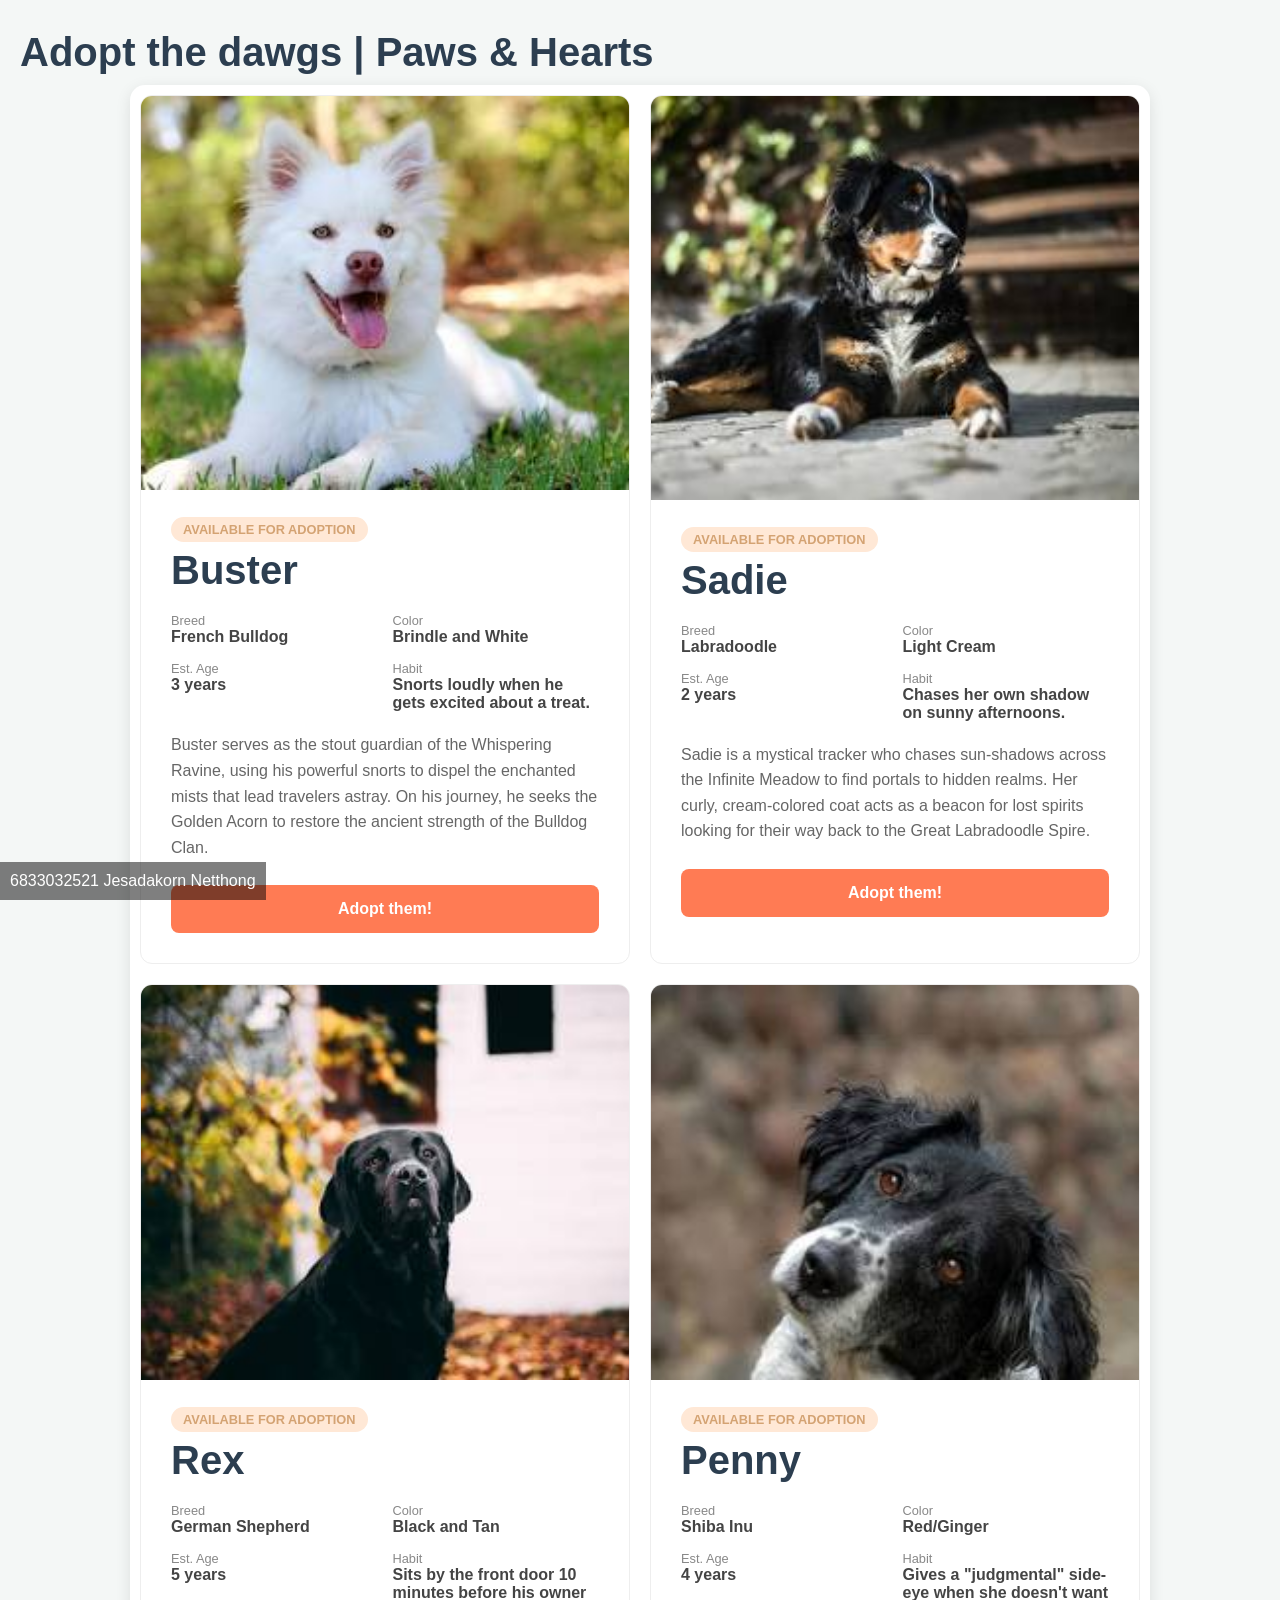
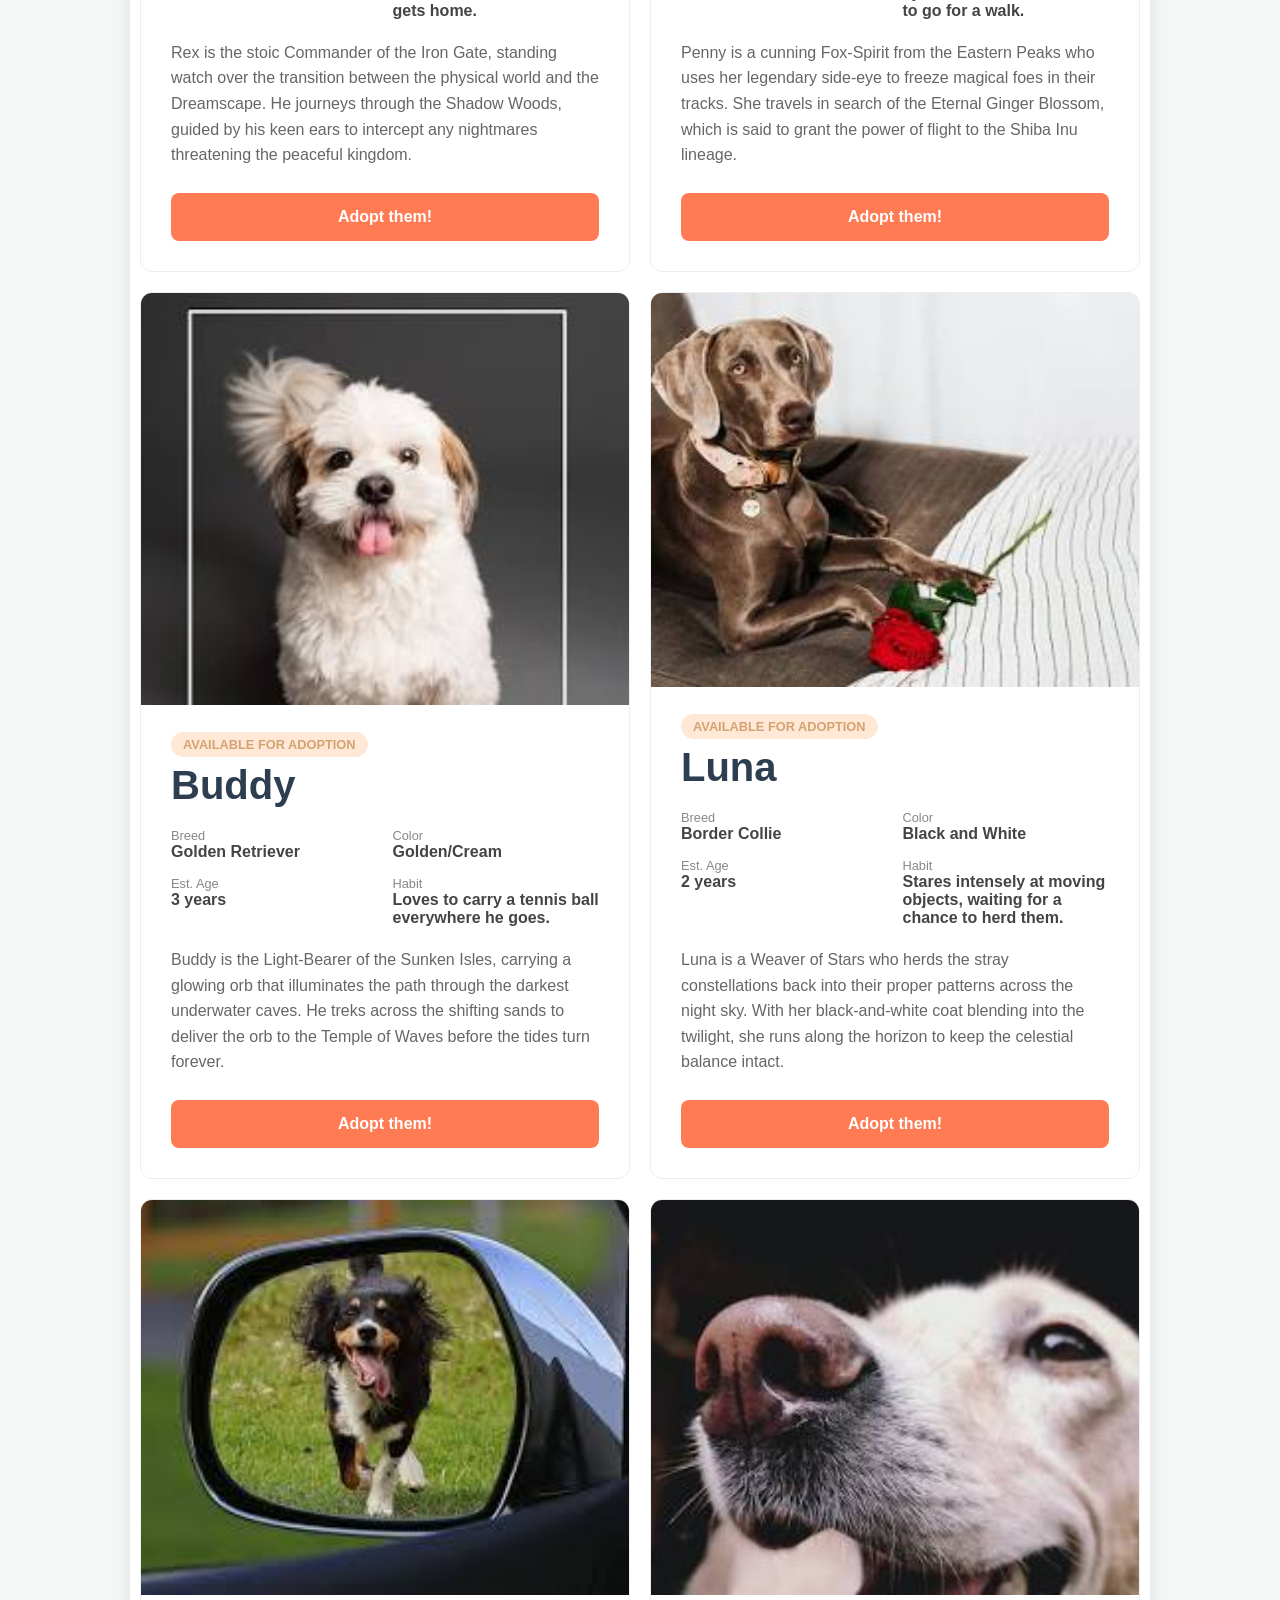
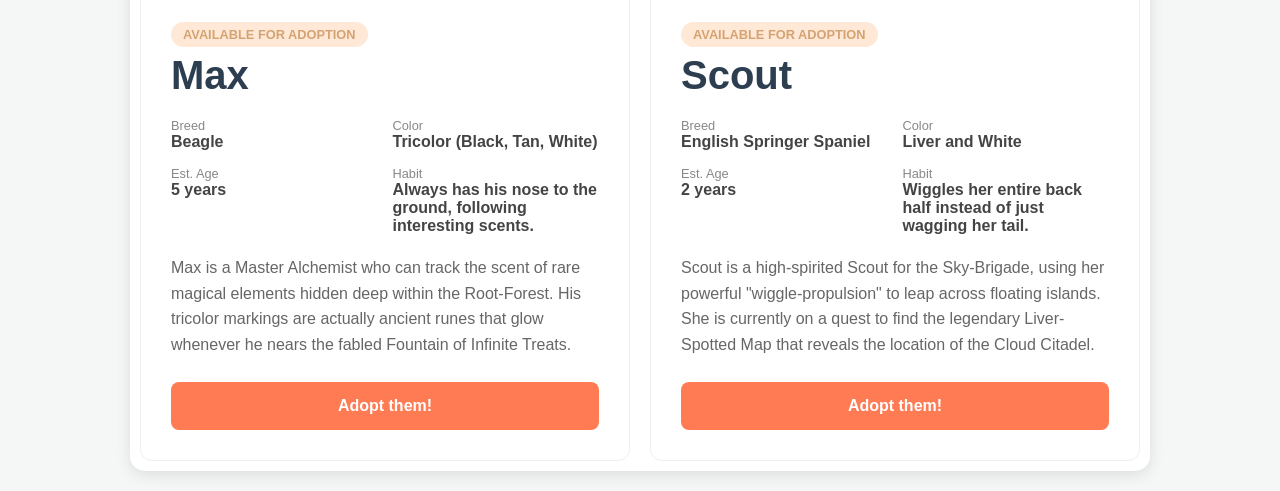
<file: index.html>
<!DOCTYPE html>
<html lang="en">

<head>
    <meta charset="UTF-8">
    <meta name="viewport" content="width=device-width, initial-scale=1.0">
    <title>Adopt the dawgs | Paws & Hearts</title>
    <link rel="stylesheet" href="style.css">
</head>

<body>
    <h1>Adopt the dawgs | Paws & Hearts</h1>
    <div class="profile-container">
        <div class="profile">
            <div class="image-section">
                <img src="image/dog01.jpg" alt="Buster">
            </div>
            <div class="info-section">
                <span class="tag">Available for adoption</span>
                <h1>Buster</h1>
                <div class="stats-grid">
                    <div>
                        <span class="stat-label">Breed</span>
                        <span class="stat-value">French Bulldog</span>
                    </div>
                    <div>
                        <span class="stat-label">Color</span>
                        <span class="stat-value">Brindle and White</span>
                    </div>
                    <div>
                        <span class="stat-label">Est. Age</span>
                        <span class="stat-value">3 years</span>
                    </div>
                    <div>
                        <span class="stat-label">Habit</span>
                        <span class="stat-value">Snorts loudly when he gets excited about a treat.</span>
                    </div>
                </div>
                <div class="description">
                    <p>Buster serves as the stout guardian of the Whispering Ravine, using his powerful snorts to dispel the enchanted mists that lead travelers astray. On his journey, he seeks the Golden Acorn to restore the ancient strength of the Bulldog Clan.</p>
                </div>
                <a href="adoptme.html" class="adopt-btn">Adopt them!</a>
            </div>
        </div>  

        <div class="profile">
            <div class="image-section">
                <img src="image/dog02.jpg" alt="Sadie">
            </div>
            <div class="info-section">
                <span class="tag">Available for adoption</span>
                <h1>Sadie</h1>
                <div class="stats-grid">
                    <div>
                        <span class="stat-label">Breed</span>
                        <span class="stat-value">Labradoodle</span>
                    </div>
                    <div>
                        <span class="stat-label">Color</span>
                        <span class="stat-value">Light Cream</span>
                    </div>
                    <div>
                        <span class="stat-label">Est. Age</span>
                        <span class="stat-value">2 years</span>
                    </div>
                    <div>
                        <span class="stat-label">Habit</span>
                        <span class="stat-value">Chases her own shadow on sunny afternoons.</span>
                    </div>
                </div>
                <div class="description">
                    <p>Sadie is a mystical tracker who chases sun-shadows across the Infinite Meadow to find portals to hidden realms. Her curly, cream-colored coat acts as a beacon for lost spirits looking for their way back to the Great Labradoodle Spire.</p>
                </div>
                <a href="adoptme.html" class="adopt-btn">Adopt them!</a>
            </div>
        </div>  

        <div class="profile">
            <div class="image-section">
                <img src="image/dog03.jpg" alt="Rex">
            </div>
            <div class="info-section">
                <span class="tag">Available for adoption</span>
                <h1>Rex</h1>
                <div class="stats-grid">
                    <div>
                        <span class="stat-label">Breed</span>
                        <span class="stat-value">German Shepherd</span>
                    </div>
                    <div>
                        <span class="stat-label">Color</span>
                        <span class="stat-value">Black and Tan</span>
                    </div>
                    <div>
                        <span class="stat-label">Est. Age</span>
                        <span class="stat-value">5 years</span>
                    </div>
                    <div>
                        <span class="stat-label">Habit</span>
                        <span class="stat-value">Sits by the front door 10 minutes before his owner gets home.</span>
                    </div>
                </div>
                <div class="description">
                    <p>Rex is the stoic Commander of the Iron Gate, standing watch over the transition between the physical world and the Dreamscape. He journeys through the Shadow Woods, guided by his keen ears to intercept any nightmares threatening the peaceful kingdom.</p>
                </div>
                <a href="adoptme.html" class="adopt-btn">Adopt them!</a>
            </div>
        </div>  

        <div class="profile">
            <div class="image-section">
                <img src="image/dog04.jpg" alt="Penny">
            </div>
            <div class="info-section">
                <span class="tag">Available for adoption</span>
                <h1>Penny</h1>
                <div class="stats-grid">
                    <div>
                        <span class="stat-label">Breed</span>
                        <span class="stat-value">Shiba Inu</span>
                    </div>
                    <div>
                        <span class="stat-label">Color</span>
                        <span class="stat-value">Red/Ginger</span>
                    </div>
                    <div>
                        <span class="stat-label">Est. Age</span>
                        <span class="stat-value">4 years</span>
                    </div>
                    <div>
                        <span class="stat-label">Habit</span>
                        <span class="stat-value">Gives a "judgmental" side-eye when she doesn't want to go for a walk.</span>
                    </div>
                </div>
                <div class="description">
                    <p>Penny is a cunning Fox-Spirit from the Eastern Peaks who uses her legendary side-eye to freeze magical foes in their tracks. She travels in search of the Eternal Ginger Blossom, which is said to grant the power of flight to the Shiba Inu lineage.</p>
                </div>
                <a href="adoptme.html" class="adopt-btn">Adopt them!</a>
            </div>
        </div>

        <div class="profile">
            <div class="image-section">
                <img src="image/dog05.jpg" alt="Buddy">
            </div>
            <div class="info-section">
                <span class="tag">Available for adoption</span>
                <h1>Buddy</h1>
                <div class="stats-grid">
                    <div>
                        <span class="stat-label">Breed</span>
                        <span class="stat-value">Golden Retriever</span>
                    </div>
                    <div>
                        <span class="stat-label">Color</span>
                        <span class="stat-value">Golden/Cream</span>
                    </div>
                    <div>
                        <span class="stat-label">Est. Age</span>
                        <span class="stat-value">3 years</span>
                    </div>
                    <div>
                        <span class="stat-label">Habit</span>
                        <span class="stat-value">Loves to carry a tennis ball everywhere he goes.</span>
                    </div>
                </div>
                <div class="description">
                    <p>Buddy is the Light-Bearer of the Sunken Isles, carrying a glowing orb that illuminates the path through the darkest underwater caves. He treks across the shifting sands to deliver the orb to the Temple of Waves before the tides turn forever.</p>
                </div>
                <a href="adoptme.html" class="adopt-btn">Adopt them!</a>
            </div>
        </div>  

        <div class="profile">
            <div class="image-section">
                <img src="image/dog06.jpg" alt="Luna">
            </div>
            <div class="info-section">
                <span class="tag">Available for adoption</span>
                <h1>Luna</h1>
                <div class="stats-grid">
                    <div>
                        <span class="stat-label">Breed</span>
                        <span class="stat-value">Border Collie</span>
                    </div>
                    <div>
                        <span class="stat-label">Color</span>
                        <span class="stat-value">Black and White</span>
                    </div>
                    <div>
                        <span class="stat-label">Est. Age</span>
                        <span class="stat-value">2 years</span>
                    </div>
                    <div>
                        <span class="stat-label">Habit</span>
                        <span class="stat-value">Stares intensely at moving objects, waiting for a chance to herd them.</span>
                    </div>
                </div>
                <div class="description">
                    <p>Luna is a Weaver of Stars who herds the stray constellations back into their proper patterns across the night sky. With her black-and-white coat blending into the twilight, she runs along the horizon to keep the celestial balance intact.</p>
                </div>
                <a href="adoptme.html" class="adopt-btn">Adopt them!</a>
            </div>
        </div>  

        <div class="profile">
            <div class="image-section">
                <img src="image/dog07.jpg" alt="Max">
            </div>
            <div class="info-section">
                <span class="tag">Available for adoption</span>
                <h1>Max</h1>
                <div class="stats-grid">
                    <div>
                        <span class="stat-label">Breed</span>
                        <span class="stat-value">Beagle</span>
                    </div>
                    <div>
                        <span class="stat-label">Color</span>
                        <span class="stat-value">Tricolor (Black, Tan, White)</span>
                    </div>
                    <div>
                        <span class="stat-label">Est. Age</span>
                        <span class="stat-value">5 years</span>
                    </div>
                    <div>
                        <span class="stat-label">Habit</span>
                        <span class="stat-value">Always has his nose to the ground, following interesting scents.</span>
                    </div>
                </div>
                <div class="description">
                    <p>Max is a Master Alchemist who can track the scent of rare magical elements hidden deep within the Root-Forest. His tricolor markings are actually ancient runes that glow whenever he nears the fabled Fountain of Infinite Treats.</p>
                </div>
                <a href="adoptme.html" class="adopt-btn">Adopt them!</a>
            </div>
        </div>  

        <div class="profile">
            <div class="image-section">
                <img src="image/dog08.jpg" alt="Scout">
            </div>
            <div class="info-section">
                <span class="tag">Available for adoption</span>
                <h1>Scout</h1>
                <div class="stats-grid">
                    <div>
                        <span class="stat-label">Breed</span>
                        <span class="stat-value">English Springer Spaniel</span>
                    </div>
                    <div>
                        <span class="stat-label">Color</span>
                        <span class="stat-value">Liver and White</span>
                    </div>
                    <div>
                        <span class="stat-label">Est. Age</span>
                        <span class="stat-value">2 years</span>
                    </div>
                    <div>
                        <span class="stat-label">Habit</span>
                        <span class="stat-value">Wiggles her entire back half instead of just wagging her tail.</span>
                    </div>
                </div>
                <div class="description">
                    <p>Scout is a high-spirited Scout for the Sky-Brigade, using her powerful "wiggle-propulsion" to leap across floating islands. She is currently on a quest to find the legendary Liver-Spotted Map that reveals the location of the Cloud Citadel.</p>
                </div>
                <a href="adoptme.html" class="adopt-btn">Adopt them!</a>
            </div>
        </div>
    </div>

    <div class="bottom-left">6833032521 Jesadakorn Netthong</div>

</body>
</html>
</file>
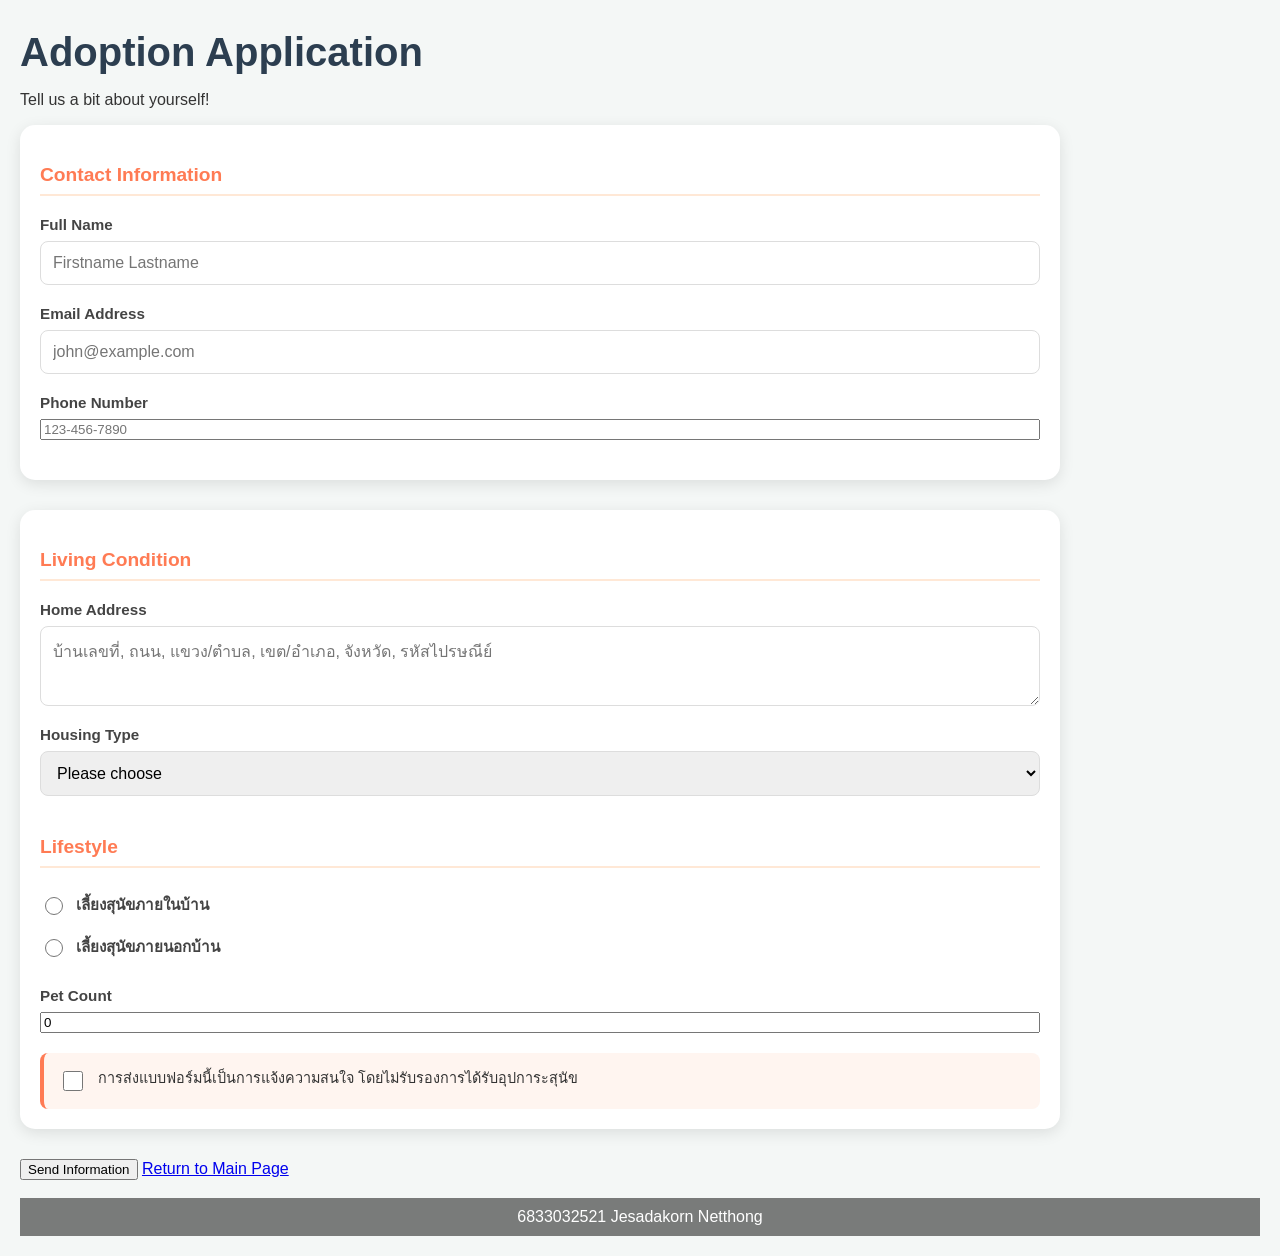
<file: adoptme.html>
<!DOCTYPE html>
<html lang="en">
<head>
    <meta charset="UTF-8">
    <meta name="viewport" content="width=device-width, initial-scale=1.0">
    <link rel="stylesheet" href="style.css">
    <title>Adopt Me</title>
</head>

<body>
    <div class="form header">
        <h1>Adoption Application</h1>
        <p>Tell us a bit about yourself!</p>
    </div>
    <form id="adoption-form">
        <div class="form-section">
            <h3>Contact Information</h3>
            <div class="input-group">
                <label for="full-name">Full Name</label>
                <input type="text" id="full-name" name="full-name" placeholder="Firstname Lastname">
            </div>
            <div class="input-row">
                <div class="input-group">
                    <label for="email">Email Address</label>
                    <input type="email" id="email" name="email" placeholder="john@example.com">
                </div>
                <div class="input-group">
                    <label for="phone">Phone Number</label>
                    <input type="tel" id="phone" name="phone" placeholder="123-456-7890">
                </div>
            </div>
        </div>

        <div class="form-section">
            <h3>Living Condition</h3>
            <div class="input-group">
                <label for="address">Home Address</label>
                <textarea id="address" name="address" rows="3" placeholder="บ้านเลขที่, ถนน, แขวง/ตำบล, เขต/อำเภอ, จังหวัด, รหัสไปรษณีย์"></textarea>
            </div>
            
            <div class="input-group">
                <label for="housing">Housing Type</label>
                <select id="housing" name="housing">
                    <option value="">Please choose</option>
                    <option value="garden">บ้านสวน</option>
                    <option value="detached">บ้านเดี่ยว</option>
                    <option value="townhome">บ้านทาวน์โฮม</option>
                    <option value="condo">คอนโดมิเนียม/หอพัก</option>
                </select>
            </div>

            <div class="input-group">
                <h3>Lifestyle</h3>
                <div class="radio-group">
                    <label class="radio-label">
                        <input type="radio" name="living-style" value="indoor">เลี้ยงสุนัขภายในบ้าน
                    </label>
                    <label class="radio-label">
                        <input type="radio" name="living-style" value="outdoor">เลี้ยงสุนัขภายนอกบ้าน
                    </label>
                </div>
            </div>

            <div class="input-group">
                <label for="pet-count">Pet Count</label>
                <input id="pet-count" name="pet-count" value="0">
            </div>

            <div class="checkbox-group">
                <input type="checkbox" id="agreement" name="agreement">
                <label for="agreement">การส่งแบบฟอร์มนี้เป็นการแจ้งความสนใจ โดยไม่รับรองการได้รับอุปการะสุนัข</label>
            </div>
        </div>

        <button type="submit" class="submit-btn">Send Information</button>
        <a href="index.html" class="back-link">Return to Main Page</a>
    </form>
    <br>
    <div class="bottom-mid">6833032521 Jesadakorn Netthong</div>

    <script src="adoptme.js"></script>
</body>
</html>
</file>
<file: style.css>
body {
    font-family: 'Segoe UI', Tahoma, Geneva, Verdana, sans-serif;
    background-color: #f4f7f6;
    margin: 0;
    padding: 20px;
    color: #333;
}

.profile-container {
    max-width: 1000px;
    margin: 0 auto;
    background: #fff;
    border-radius: 15px;
    padding: 20px;
    box-shadow: 0 4px 15px rgba(0,0,0,0.1);
    display: grid;
    grid-template-columns: 1fr 1fr;
    gap: 20px;
    padding: 10px;
}

.profile {
    background: white;
    border-radius: 12px;
    overflow: hidden;
    border: 1px solid #eee;
    display: flex;
    flex-direction: column;
}

.image-section {
    flex: 1;
    min-width: 300px;
}

.image-section img {
    width: 100%;
    height: 100%;
    object-fit: cover;
}

.info-section {
    flex: 1;
    padding: 30px;
    min-width: 300px;
}

.tag {
    background-color: #ffe8d6;
    color: #d4a373;
    padding: 5px 12px;
    border-radius: 20px;
    font-size: 0.8rem;
    font-weight: bold;
    text-transform: uppercase;
}

h1 {
    margin: 10px 0;
    color: #2c3e50;
    font-size: 2.5rem;
}

.stats-grid {
    display: grid;
    grid-template-columns: 1fr 1fr;
    gap: 15px;
    margin: 20px 0;
}

.stat-item {
    border-bottom: 1px solid #eee;
    padding-bottom: 5px;
}

.stat-label {
    font-size: 0.8rem;
    color: #888;
    display: block;
}

.stat-value {
    font-weight: bold;
    color: #444;
}

.description {
    line-height: 1.6;
    color: #666;
    margin-bottom: 25px;
}

.adopt-btn {
    display: block;
    text-align: center;
    background-color: #ff7b54;
    color: white;
    text-decoration: none;
    padding: 15px;
    border-radius: 8px;
    font-weight: bold;
    transition: background 0.3s;
}

.adopt-btn:hover {
    background-color: #e86a43;
}

@media (max-width: 600px) {
    .profile-container { flex-direction: column; }
}

.bottom-left {
    position: fixed;
    bottom: 0;
    left: 0;
    padding: 10px;
    background-color: rgba(0, 0, 0, 0.5);
    color: white;
}

.bottom-mid {
    position: relative;
    bottom: 0;
    text-align: center;
    padding: 10px;
    background-color: rgba(0, 0, 0, 0.5);
    color: white;
}

.form-section {
    max-width: 1000px;
    margin-bottom: 30px;
    background: #fff;
    border-radius: 15px;
    padding: 20px;
    box-shadow: 0 4px 15px rgba(0,0,0,0.1);
}

.form-section h3 {
    font-size: 1.2rem;
    color: #ff7b54;
    border-bottom: 2px solid #ffe8d6;
    padding-bottom: 8px;
    margin-bottom: 20px;
}

.input-group {
    margin-bottom: 20px;
    display: flex;
    flex-direction: column;
}

.input-group label {
    font-weight: bold;
    margin-bottom: 8px;
    font-size: 0.95rem;
    color: #444;
}

input[type="text"],
input[type="email"],
input[type="number"],
select,
textarea {
    width: 100%;
    padding: 12px;
    border: 1px solid #ddd;
    border-radius: 8px;
    font-family: inherit;
    font-size: 1rem;
    transition: all 0.3s;
    box-sizing: border-box;
}

input:focus, select:focus, textarea:focus {
    outline: none;
    border-color: #ff7b54;
    box-shadow: 0 0 8px rgba(255, 123, 84, 0.2);
    background-color: #fff;
}

textarea {
    resize: vertical;
}

.radio-group {
    display: flex;
    flex-direction: column;
    gap: 10px;
    margin-top: 5px;
}

.radio-label {
    display: flex;
    align-items: center;
    gap: 10px;
    font-weight: normal;
    cursor: pointer;
}

.radio-label input[type="radio"] {
    width: 18px;
    height: 18px;
    cursor: pointer;
}

input[type="number"] {
    width: 100px;
    padding: 10px;
}

.checkbox-group {
    display: flex;
    align-items: flex-start;
    gap: 12px;
    background: #fff5f0;
    padding: 15px;
    border-radius: 8px;
    border-left: 4px solid #ff7b54;
}

.checkbox-group input[type="checkbox"] {
    width: 20px;
    height: 20px;
    margin-top: 3px;
    cursor: pointer;
}

.checkbox-group label {
    font-weight: normal;
    font-size: 0.9rem;
    line-height: 1.4;
    cursor: pointer;
}
</file>
